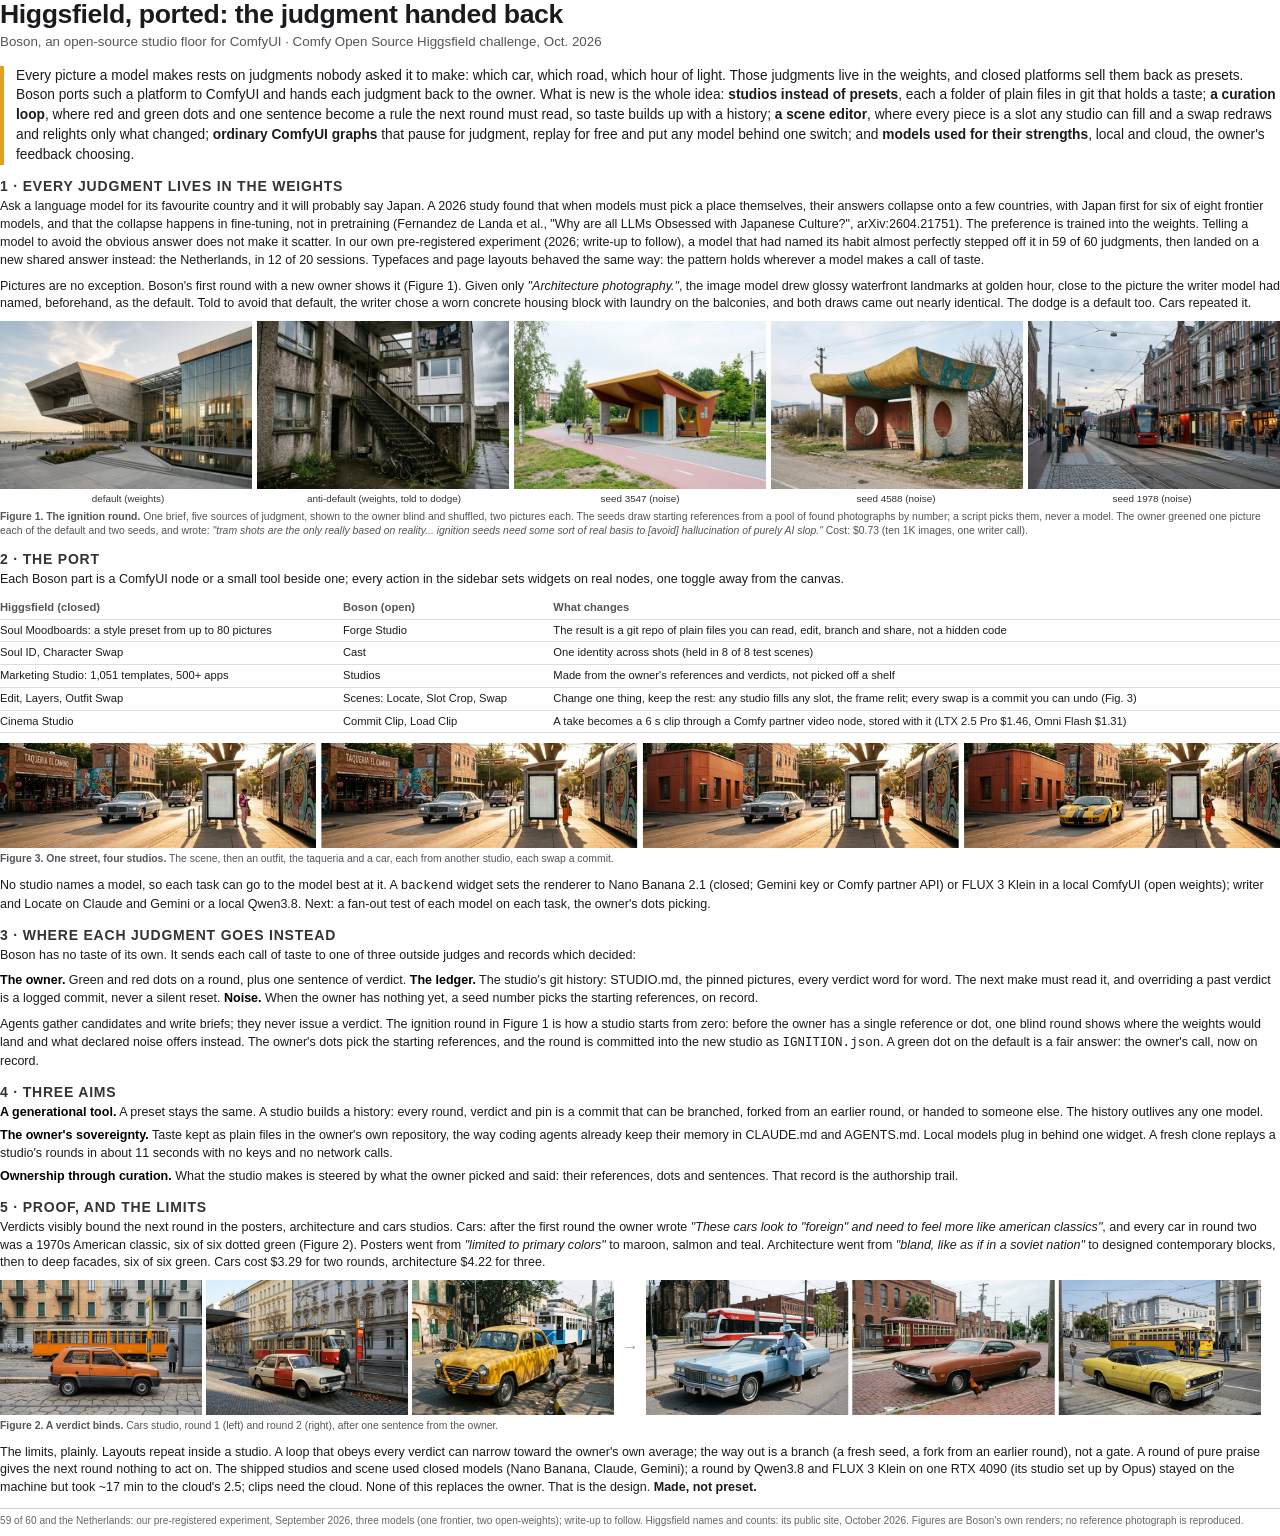
<file: docs/whitepapers/higgsfield-ported.html>
<!doctype html>
<html lang="en">
<head>
<meta charset="utf-8">
<title>Higgsfield, ported: the judgment handed back</title>
<style>
@page { size: Letter; margin: 0.48in 0.62in 0.5in 0.62in;
  @bottom-right { content: "Boson · " counter(page) " / 2"; font: 7.5pt "Inter"; color: #888; } }
body { font: 9.4pt/1.42 "Inter", sans-serif; color: #1b1b1f; margin: 0; }
h1 { font: 700 20pt/1.1 "Inter Display", "Inter", sans-serif; margin: 0 0 3pt; letter-spacing: -0.3pt; }
.sub { font-size: 10pt; color: #555; margin: 0 0 10pt; }
.lede { font-size: 10.3pt; line-height: 1.45; margin: 0 0 9pt; border-left: 3pt solid #e0a020; padding-left: 9pt; }
h2 { font: 700 10.5pt "Inter", sans-serif; margin: 10pt 0 3pt; text-transform: uppercase; letter-spacing: 0.6pt; color: #333; }
p { margin: 0 0 6pt; }
figure { margin: 6pt 0 8pt; }
figure img { width: 100%; display: block; }
figcaption { font-size: 7.8pt; color: #555; margin-top: 3pt; line-height: 1.35; }
.labels { display: flex; font-size: 7.4pt; color: #333; margin-top: 2pt; }
.labels span { flex: 1; text-align: center; }
table { border-collapse: collapse; width: 100%; font-size: 8.4pt; margin: 3pt 0 7pt; }
td, th { text-align: left; padding: 2.2pt 5pt 2.2pt 0; border-bottom: 0.5pt solid #ddd; vertical-align: top; }
th { font-weight: 600; color: #555; }
.aims p { margin-bottom: 4pt; }
b.k { color: #000; }
.verdict { font-style: italic; }
.note { font-size: 7.6pt; color: #666; border-top: 0.5pt solid #ccc; padding-top: 4pt; margin-top: 8pt; line-height: 1.35; }
.pair { display: flex; gap: 6pt; align-items: center; }
.pair img { width: 48%; }
.arrow { font-size: 12pt; color: #999; }
</style>
</head>
<body>

<h1>Higgsfield, ported: the judgment handed back</h1>
<p class="sub">Boson, an open-source studio floor for ComfyUI · Comfy Open Source Higgsfield challenge, Oct. 2026</p>

<p class="lede">Every picture a model makes rests on judgments nobody asked it to make: which car, which road, which hour
of light. Those judgments live in the weights, and closed platforms sell them back as presets. Boson ports such a
platform to ComfyUI and hands each judgment back to the owner. What is new is the whole idea:
<b>studios instead of presets</b>, each a folder of plain files in git that holds a taste; <b>a curation loop</b>,
where red and green dots and one sentence become a rule the next round must read, so taste builds up with a history;
<b>a scene editor</b>, where every piece is a slot any studio can fill and a swap redraws and relights only what
changed; <b>ordinary ComfyUI graphs</b> that pause for judgment, replay for free and put any model behind
one switch; and <b>models used for their strengths</b>, local and cloud, the owner's feedback choosing.</p>

<h2>1 · Every judgment lives in the weights</h2>
<p>Ask a language model for its favourite country and it will probably say Japan. A 2026 study found that when models
must pick a place themselves, their answers collapse onto a few countries, with Japan first for six of eight frontier
models, and that the collapse happens in fine-tuning, not in pretraining (Fernandez de Landa et al., "Why are all LLMs
Obsessed with Japanese Culture?", arXiv:2604.21751). The preference is trained into the weights. Telling a model to
avoid the obvious answer does not make it scatter. In our own pre-registered experiment (2026; write-up to follow), a model that had named its habit almost
perfectly stepped off it in 59 of 60 judgments, then landed on a new shared answer instead: the Netherlands, in 12 of
20 sessions. Typefaces and page layouts behaved the same way: the pattern holds wherever a model makes a call of taste.</p>
<p>Pictures are no exception. Boson's first round with a new owner shows it (Figure 1). Given only
<i>"Architecture photography."</i>, the image model drew glossy waterfront landmarks at golden hour, close to the
picture the writer model had named, beforehand, as the default. Told to avoid that default, the writer chose a
worn concrete housing block with laundry on the balconies, and both draws came out nearly identical. The dodge is
a default too. Cars repeated it.</p>

<figure>
<img src="fig/ignition-ladder.jpg" alt="Five architecture photographs: a glass and concrete landmark; a worn housing block; two tram shelters; a tram street">
<div class="labels"><span>default (weights)</span><span>anti-default (weights, told to dodge)</span><span>seed 3547 (noise)</span><span>seed 4588 (noise)</span><span>seed 1978 (noise)</span></div>
<figcaption><b>Figure 1. The ignition round.</b> One brief, five sources of judgment, shown to the owner blind and
shuffled, two pictures each. The seeds draw starting references from a pool of found photographs by number; a
script picks them, never a model. The owner greened one picture each of the default and two seeds,
and wrote: <i>"tram shots are the only really based on reality... ignition seeds need some sort of real basis to
[avoid] hallucination of purely AI slop."</i> Cost: $0.73 (ten 1K images, one writer call).</figcaption>
</figure>

<h2>2 · The port</h2>
<p>Each Boson part is a ComfyUI node or a small tool beside one; every action in the sidebar sets widgets on real
nodes, one toggle away from the canvas.</p>
<table>
<tr><th>Higgsfield (closed)</th><th>Boson (open)</th><th>What changes</th></tr>
<tr><td>Soul Moodboards: a style preset from up to 80 pictures</td><td>Forge Studio</td><td>The result is a git repo of plain files you can read, edit, branch and share, not a hidden code</td></tr>
<tr><td>Soul ID, Character Swap</td><td>Cast</td><td>One identity across shots (held in 8 of 8 test scenes)</td></tr>
<tr><td>Marketing Studio: 1,051 templates, 500+ apps</td><td>Studios</td><td>Made from the owner's references and verdicts, not picked off a shelf</td></tr>
<tr><td>Edit, Layers, Outfit Swap</td><td>Scenes: Locate, Slot Crop, Swap</td><td>Change one thing, keep the rest: any studio fills any slot, the frame relit; every swap is a commit you can undo (Fig. 3)</td></tr>
<tr><td>Cinema Studio</td><td>Commit Clip, Load Clip</td><td>A take becomes a 6 s clip through a Comfy partner video node, stored with it (LTX 2.5 Pro $1.46, Omni Flash $1.31)</td></tr>
</table>
<figure>
<img src="fig/scene-swaps.jpg" alt="Four takes of one Austin street: the base, a new outfit, a red corrugated corner building, a yellow Ford GT">
<figcaption><b>Figure 3. One street, four studios.</b> The scene, then an outfit, the taqueria and a car, each from another studio, each swap a commit.</figcaption>
</figure>
<p>No studio names a model, so each task can go to the model best at it. A <code>backend</code> widget sets the
renderer to Nano Banana 2.1 (closed; Gemini key or Comfy partner API) or FLUX 3 Klein in a local ComfyUI (open
weights); writer and Locate on Claude and Gemini or a local Qwen3.8. Next: a fan-out test of each model on each
task, the owner's dots picking.</p>

<h2>3 · Where each judgment goes instead</h2>
<p>Boson has no taste of its own. It sends each call of taste to one of three outside judges and
records which decided:</p>
<p><b class="k">The owner.</b> Green and red dots on a round, plus one sentence of verdict. <b class="k">The ledger.</b>
The studio's git history: STUDIO.md, the pinned pictures, every verdict word for word. The next make must read
it, and overriding a past verdict is a logged commit, never a silent reset. <b class="k">Noise.</b> When the owner
has nothing yet, a seed number picks the starting references, on record.</p>
<p>Agents gather candidates and write briefs; they never issue a verdict. The ignition round in Figure 1 is how a
studio starts from zero: before the owner has a single reference or dot, one blind round shows where the weights
would land and what declared noise offers instead. The owner's dots pick the starting references, and the round
is committed into the new studio as <code>IGNITION.json</code>. A green dot on the default is a fair answer: the owner's call, now on record.</p>

<h2>4 · Three aims</h2>
<div class="aims">
<p><b class="k">A generational tool.</b> A preset stays the same. A studio builds a history: every
round, verdict and pin is a commit that can be branched, forked from an earlier round, or handed to someone else.
The history outlives any one model.</p>
<p><b class="k">The owner's sovereignty.</b> Taste kept as plain files in the owner's own repository, the way coding
agents already keep their memory in CLAUDE.md and AGENTS.md. Local models plug in behind one widget. A fresh clone
replays a studio's rounds in about 11 seconds with no keys and no network calls.</p>
<p><b class="k">Ownership through curation.</b> What the studio makes is steered by what the owner picked and said:
their references, dots and sentences. That record is the authorship trail.</p>
</div>

<h2>5 · Proof, and the limits</h2>
<p>Verdicts visibly bound the next round in the posters, architecture and cars studios. Cars: after the first round the owner wrote
<span class="verdict">"These cars look to "foreign" and need to feel more like american classics"</span>, and every
car in round two was a 1970s American classic, six of six dotted green (Figure 2). Posters went from
<span class="verdict">"limited to primary colors"</span> to maroon, salmon and teal. Architecture went from
<span class="verdict">"bland, like as if in a soviet nation"</span> to designed contemporary blocks, then to deep
facades, six of six green. Cars cost $3.29 for two rounds, architecture $4.22 for three.</p>
<figure>
<div class="pair"><img src="fig/cars-r1.jpg" alt="Round one: small European and Asian cars"><span class="arrow">→</span><img src="fig/cars-r2.jpg" alt="Round two: American classic cars"></div>
<figcaption><b>Figure 2. A verdict binds.</b> Cars studio, round 1 (left) and round 2 (right), after one sentence
from the owner.</figcaption>
</figure>
<p>The limits, plainly. Layouts repeat inside a studio. A loop that obeys every verdict can narrow toward the owner's
own average; the way out is a branch (a fresh seed, a fork from an earlier round), not a gate. A round of pure
praise gives the next round nothing to act on. The shipped studios and scene used closed models (Nano Banana, Claude, Gemini); a round by Qwen3.8 and FLUX 3
Klein on one RTX 4090 (its studio set up by Opus) stayed on the machine but took ~17 min to the cloud's 2.5; clips need the cloud. None of this replaces the owner. That is the design. <b>Made, not preset.</b></p>

<p class="note">59 of 60 and the Netherlands: our pre-registered experiment, September 2026, three models (one frontier,
two open-weights); write-up to follow. Higgsfield names and counts: its public site, October 2026. Figures are Boson's own
renders; no reference photograph is reproduced.</p>

</body>
</html>
</file>
